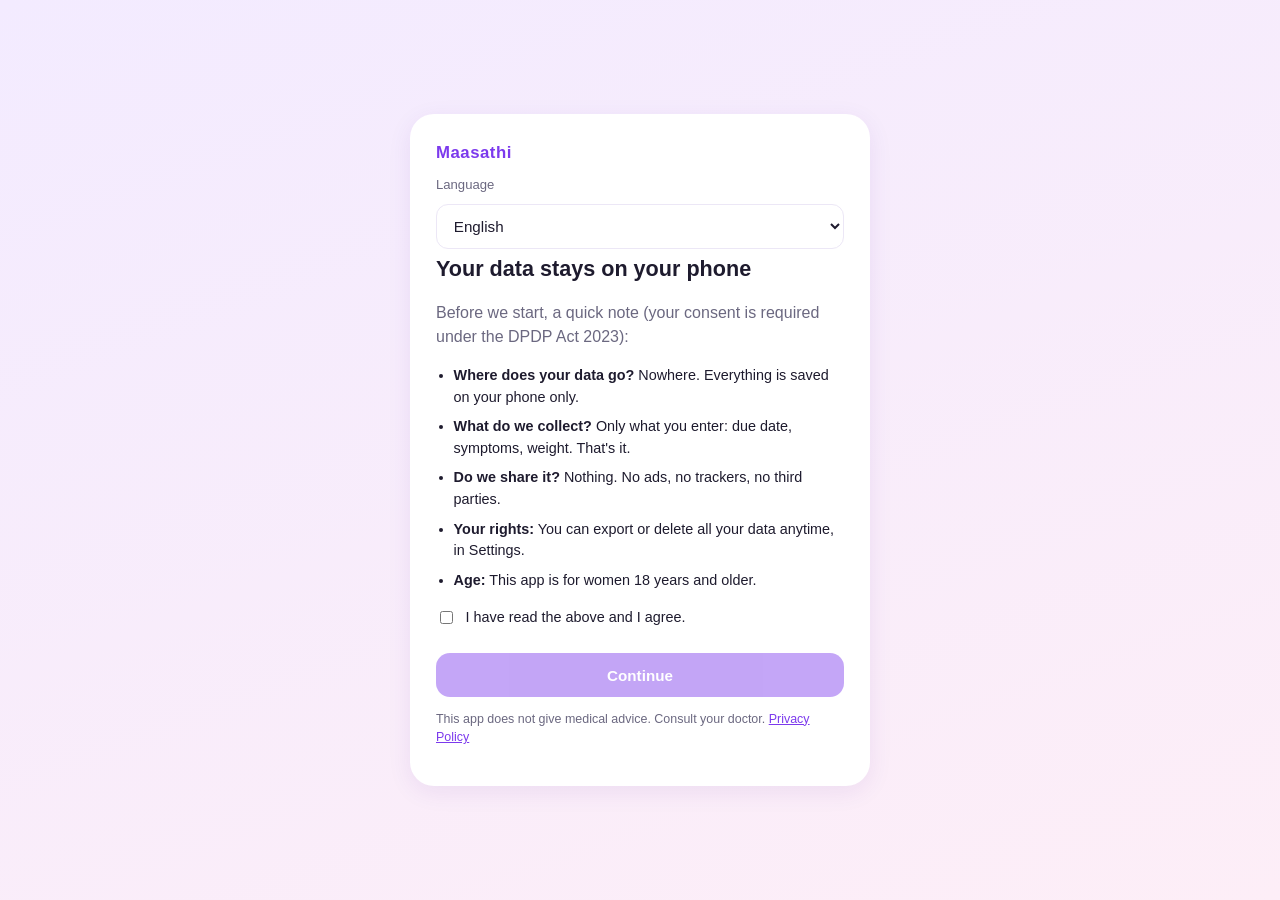
<file: index.html>
<!DOCTYPE html>
<html lang="en">
<head>
<meta charset="UTF-8" />
<meta name="viewport" content="width=device-width, initial-scale=1, viewport-fit=cover" />
<meta name="theme-color" content="#7c3aed" />
<title>Maasathi — Pregnancy Tracker</title>
<meta name="description" content="Privacy-first pregnancy tracker. Your data stays on your phone." />
<link rel="canonical" href="https://kaliadineshshitish-arch.github.io/maasathi/" />
<meta property="og:type" content="website" />
<meta property="og:site_name" content="Maasathi" />
<meta property="og:title" content="Maasathi — Pregnancy Tracker (12 Indian languages)" />
<meta property="og:description" content="Privacy-first pregnancy tracker. Hafte-dar-hafte tracking, dawai aur appointment reminders, doctor report (PDF). Bina signup, bina login — data aapke phone mein." />
<meta property="og:url" content="https://kaliadineshshitish-arch.github.io/maasathi/" />
<meta property="og:image" content="https://kaliadineshshitish-arch.github.io/maasathi/icons/icon-512.png" />
<meta property="og:locale" content="en_IN" />
<meta name="twitter:card" content="summary" />
<meta name="twitter:title" content="Maasathi — Pregnancy Tracker" />
<meta name="twitter:description" content="Privacy-first pregnancy tracker in 12 Indian languages. No login, no ads." />
<meta name="twitter:image" content="https://kaliadineshshitish-arch.github.io/maasathi/icons/icon-512.png" />
<script type="application/ld+json">
{"@context":"https://schema.org","@type":"SoftwareApplication","name":"Maasathi","applicationCategory":"HealthApplication","operatingSystem":"Android, iOS, Web","description":"Privacy-first pregnancy tracker in 12 Indian languages. Works offline, no login, no ads.","url":"https://kaliadineshshitish-arch.github.io/maasathi/","inLanguage":["en","hi","pa","ta","te","bn","mr","gu","kn","ml","or","ur"],"offers":{"@type":"Offer","price":"0","priceCurrency":"INR"}}
</script>
<!-- Security note: connect-src includes Cashfree + Cloudflare Workers.
     If your backend is on a different domain, add it here. -->
<meta http-equiv="Content-Security-Policy"
      content="default-src 'self'; script-src 'self' https://sdk.cashfree.com; style-src 'self' 'unsafe-inline'; img-src 'self' data:; font-src 'self'; connect-src 'self' https://sdk.cashfree.com https://api.cashfree.com https://sandbox.cashfree.com https://*.workers.dev; base-uri 'none'; form-action 'none'; frame-ancestors 'none'" />
<meta name="referrer" content="no-referrer" />
<link rel="manifest" href="manifest.webmanifest" />
<link rel="stylesheet" href="css/styles.css" />
</head>
<body>

<!-- ============================ CONSENT (DPDP) ============================ -->
<div id="consentScreen" class="overlay">
  <div class="consent-card">
    <div class="brand">Maasathi</div>
    <label class="field-label" data-i18n="set_language">Language</label>
    <select id="consentLang" class="input"></select>
    <h1 data-i18n="consent_title">Your data stays on your phone</h1>
    <p class="muted" data-i18n="consent_intro">Before we start...</p>
    <ul class="consent-list">
      <li><b data-i18n="consent_l1_b">Where does your data go?</b> <span data-i18n="consent_l1"></span></li>
      <li><b data-i18n="consent_l2_b">What do we collect?</b> <span data-i18n="consent_l2"></span></li>
      <li><b data-i18n="consent_l3_b">Do we share it?</b> <span data-i18n="consent_l3"></span></li>
      <li><b data-i18n="consent_l4_b">Your rights:</b> <span data-i18n="consent_l4"></span></li>
      <li><b data-i18n="consent_l5_b">Age:</b> <span data-i18n="consent_l5"></span></li>
    </ul>
    <label class="check-row">
      <input type="checkbox" id="consentCheck" />
      <span data-i18n="consent_check">I have read the above and I agree.</span>
    </label>
    <button id="consentBtn" class="btn btn-primary" disabled data-i18n="consent_btn">Continue</button>
    <p class="tiny muted"><span data-i18n="consent_disclaimer"></span>
      <a href="privacy.html" target="_blank" rel="noopener" data-i18n="privacy_policy">Privacy Policy</a></p>
  </div>
</div>

<!-- ============================ LOCK SCREEN ============================ -->
<div id="lockScreen" class="overlay hidden">
  <div class="consent-card">
    <div class="brand">Maasathi</div>
    <h1 data-i18n="lock_title">App lock</h1>
    <p class="muted" data-i18n="lock_hint">Enter your PIN.</p>
    <input type="password" id="unlockPin" inputmode="numeric" class="input" data-i18n-ph="lock_placeholder" />
    <button id="unlockBtn" class="btn btn-primary" data-i18n="lock_btn">Unlock</button>
    <p id="lockError" class="tiny error"></p>
    <p class="tiny muted" data-i18n="lock_forgot">Forgot PIN?</p>
  </div>
</div>

<!-- ============================ MAIN APP ============================ -->
<div id="app" class="app hidden">

  <header class="topbar">
    <div>
      <div class="topbar-title" id="topbarTitle">Maasathi</div>
      <div class="topbar-sub" id="topbarSub"></div>
    </div>
    <button id="lockNowBtn" class="icon-btn" title="Lock">&#128274;</button>
  </header>

  <main id="main">

    <!-- HOME -->
    <section id="view-home" class="view">
      <div class="hero-card">
        <div class="hero-week"><span id="homeWeek">—</span><small data-i18n="home_weeks">weeks</small></div>
        <div class="hero-right">
          <div class="hero-days"><b id="homeDaysLeft">—</b> <span data-i18n="home_days_left">days left</span></div>
          <div class="muted" id="homeTrimester"></div>
          <div class="muted"><span data-i18n="home_due">Due date</span>: <b id="homeDue">—</b></div>
        </div>
      </div>
      <div class="progress"><div id="homeProgress" class="progress-fill"></div></div>

      <div class="card">
        <div class="card-label"><span data-i18n="home_this_week">This week</span> (<span data-i18n="home_week">Week</span> <span id="homeWeekNum">—</span>)</div>
        <div class="size-badge" id="homeSize">—</div>
        <p id="homeNote" class="muted">—</p>
      </div>

      <div class="card">
        <div class="card-label" data-i18n="home_today_log">Today's log</div>
        <div class="quick-row">
          <button class="quick" data-quick="symptom" data-i18n="btn_add_symptom">Add symptom</button>
          <button class="quick" data-quick="weight" data-i18n="btn_add_weight">Add weight</button>
          <button class="quick" data-quick="mood" data-i18n="btn_add_mood">Add mood</button>
        </div>
      </div>

      <div class="card">
        <div class="card-label" data-i18n="home_tools">Tools</div>
        <div class="quick-row">
          <button class="quick" data-nav="tools" data-i18n="btn_kick_counter">Kick counter</button>
          <button class="quick" data-nav="tools" data-i18n="btn_contraction_timer">Contraction timer</button>
          <button class="quick" data-nav="records" data-i18n="btn_appointments">Appointments</button>
        </div>
      </div>
      <p class="tiny muted disclaimer" data-i18n="disclaimer_short"></p>
    </section>

    <!-- TRACK -->
    <section id="view-track" class="view hidden">
      <div class="card">
        <div class="card-label" data-i18n="track_symptom_title">Log a symptom</div>
        <div id="symptomChips" class="chips"></div>
        <textarea id="symptomNote" class="input" rows="2" data-i18n-ph="track_symptom_note_ph"></textarea>
        <button id="saveSymptomBtn" class="btn btn-primary" data-i18n="track_save_symptom">Save</button>
      </div>

      <div class="card">
        <div class="card-label" data-i18n="track_weight_title">Weight in kg</div>
        <input id="weightInput" class="input" type="number" inputmode="decimal" data-i18n-ph="track_weight_ph" />
        <button id="saveWeightBtn" class="btn btn-primary" data-i18n="track_save_weight">Save weight</button>
        <canvas id="weightChart" width="600" height="220" class="chart"></canvas>
      </div>

      <div class="card">
        <div class="card-label" data-i18n="track_bp_title">Blood pressure</div>
        <div class="two-col">
          <input id="bpSys" class="input" type="number" data-i18n-ph="bp_systolic" />
          <input id="bpDia" class="input" type="number" data-i18n-ph="bp_diastolic" />
        </div>
        <button id="saveBpBtn" class="btn btn-primary" data-i18n="track_save_bp">Save BP</button>
      </div>

      <div class="card">
        <div class="card-label" data-i18n="track_log_title">Your log</div>
        <div id="logList" class="log-list"></div>
      </div>
    </section>

    <!-- TOOLS -->
    <section id="view-tools" class="view hidden">
      <div class="card">
        <div class="card-label" data-i18n="tools_kick_title">Kick counter</div>
        <div class="counter-display" id="kickCount">0</div>
        <p class="tiny muted" id="kickTimer"></p>
        <div class="quick-row">
          <button id="kickAddBtn" class="quick" data-i18n="kick_add">Add one kick</button>
          <button id="kickStartBtn" class="quick" data-i18n="kick_session_start">Start session</button>
          <button id="kickResetBtn" class="quick" data-i18n="kick_reset">Reset</button>
        </div>
        <p class="tiny muted" data-i18n="kick_note"></p>
      </div>

      <div class="card">
        <div class="card-label" data-i18n="tools_contraction_title">Contraction timer</div>
        <div class="counter-display" id="contractionStatus"></div>
        <p class="tiny muted" id="contractionInfo"></p>
        <div class="quick-row">
          <button id="contractionBtn" class="quick" data-i18n="contraction_btn">Start or stop</button>
          <button id="contractionResetBtn" class="quick" data-i18n="kick_reset">Reset</button>
        </div>
        <div id="contractionList" class="log-list"></div>
      </div>

      <div class="card">
        <div class="card-label" data-i18n="tools_edd_title">Due date calculator</div>
        <input id="eddLmp" class="input" type="date" />
        <p class="tiny muted" data-i18n="edd_lmp_hint"></p>
        <button id="eddCalcBtn" class="btn btn-primary" data-i18n="edd_btn">Calculate</button>
        <p id="eddResult" class="result-text"></p>
      </div>
    </section>

    <!-- RECORDS -->
    <section id="view-records" class="view hidden">
      <div class="card">
        <div class="card-label" data-i18n="records_appt_title">Appointments</div>
        <input id="apptTitle" class="input" data-i18n-ph="appt_ph" />
        <input id="apptDate" class="input" type="datetime-local" />
        <label class="check-row"><input type="checkbox" id="apptRemind" checked /><span data-i18n="appt_remind">Remind me at this time</span></label>
        <button id="saveApptBtn" class="btn btn-primary" data-i18n="appt_save">Add appointment</button>
        <div id="apptList" class="log-list"></div>
      </div>

      <div class="card">
        <div class="card-label" data-i18n="reminder_title">Reminders</div>
        <p class="tiny" id="notifStatus"></p>
        <button id="notifBtn" class="quick" data-i18n="notif_enable">Turn on reminders</button>
        <div class="field-label" data-i18n="medicine_title">Medicine reminder</div>
        <input id="remName" class="input" data-i18n-ph="med_name" />
        <input id="remDose" class="input" data-i18n-ph="med_dose" />
        <input id="remTime" class="input" type="time" />
        <button id="addRemBtn" class="btn btn-primary" data-i18n="add_medicine">Add medicine reminder</button>
        <div id="reminderList" class="log-list"></div>
      </div>

      <div class="card">
        <div class="card-label" data-i18n="log_title">Reminder history</div>
        <div id="reminderLog" class="log-list"></div>
      </div>

      <div class="card">
        <div class="card-label" data-i18n="records_checklist_title">Hospital bag checklist</div>
        <div id="checklistArea"></div>
      </div>

      <div class="card">
        <div class="card-label" data-i18n="records_notes_title">Notes</div>
        <textarea id="notesArea" class="input" rows="4" data-i18n-ph="notes_ph"></textarea>
        <button id="saveNotesBtn" class="btn btn-primary" data-i18n="notes_save">Save notes</button>
      </div>

      <div class="card">
        <div class="card-label" data-i18n="report_title">Doctor report</div>
        <button id="reportBtn" class="btn btn-primary" data-i18n="report_btn">Download doctor report as PDF</button>
        <p id="reportMsg" class="tiny"></p>
        <p class="tiny muted" data-i18n="report_print_hint"></p>
      </div>
    </section>

    <!-- PREMIUM (Cashfree) -->
    <section id="view-premium" class="view hidden">
      <div class="card premium-hero">
        <div class="brand">Maasathi</div>
        <h1 id="premiumTitle" data-i18n="premium_title">Maasathi Premium</h1>
        <p class="muted" data-i18n="premium_sub"></p>
      </div>
      <div class="card hidden" id="premiumSoon">
        <div class="card-label" data-i18n="premium_soon">Premium is coming soon</div>
        <p class="tiny muted" data-i18n="premium_soon_note"></p>
      </div>
      <div class="card">
        <ul class="benefit-list">
          <li data-i18n="premium_benefit_1"></li>
          <li data-i18n="premium_benefit_2"></li>
          <li data-i18n="premium_benefit_3"></li>
          <li data-i18n="premium_benefit_4"></li>
        </ul>
      </div>
      <div class="card" id="premiumPayCard">
        <div id="premiumStatus" class="premium-status"></div>
        <div class="plan-toggle">
          <label class="plan-opt"><input type="radio" name="plan" value="monthly" checked /><span data-i18n="premium_plan_monthly">Monthly</span> <b id="priceMonthly"></b></label>
          <label class="plan-opt"><input type="radio" name="plan" value="yearly" /><span data-i18n="premium_plan_yearly">Yearly</span> <b id="priceYearly"></b></label>
        </div>
        <button id="buyBtn" class="btn btn-primary" data-i18n="premium_buy">Pay with Cashfree</button>
        <button id="restoreBtn" class="btn btn-outline" data-i18n="restore">Restore purchase</button>
        <p id="premiumMsg" class="tiny"></p>
        <p class="tiny muted" data-i18n="premium_restore_hint"></p>
        <p class="tiny muted" data-i18n="premium_note"></p>
      </div>
      <div class="card" id="premiumRestoreCard">
        <div class="card-label" data-i18n="premium_restore_code">Restore code from another device</div>
        <input id="restoreCodeInput" class="input" placeholder="xxxx-xxxx-xxxx" />
        <button id="restoreCodeBtn" class="btn btn-outline" data-i18n="restore">Restore</button>
      </div>
    </section>

    <!-- SETTINGS -->
    <section id="view-settings" class="view hidden">
      <div class="card">
        <div class="card-label" data-i18n="set_profile_title">Your profile</div>
        <label class="field-label" data-i18n="set_name">Name, optional</label>
        <input id="setName" class="input" data-i18n-ph="set_name_ph" />
        <label class="field-label" data-i18n="set_due">Due date</label>
        <input id="setDue" class="input" type="date" />
        <p class="tiny muted" data-i18n="due_hint"></p>
        <label class="field-label" data-i18n="set_pin">App lock PIN, optional</label>
        <input id="setPin" class="input" type="password" inputmode="numeric" data-i18n-ph="set_pin_ph" />
        <label class="field-label" data-i18n="set_language">Language</label>
        <select id="setLang" class="input"></select>
        <button id="saveProfileBtn" class="btn btn-primary" data-i18n="set_save">Save</button>
      </div>

      <div class="card">
        <div class="card-label" data-i18n="set_restore_code">Your restore code</div>
        <div class="code-box"><code id="restoreCode">—</code><button id="copyCodeBtn" class="quick" data-i18n="copy">Copy</button></div>
        <p class="tiny muted" data-i18n="set_restore_hint"></p>
      </div>

      <div class="card">
        <div class="card-label" data-i18n="set_data_title">Your data</div>
        <p class="tiny muted" data-i18n="set_data_note"></p>
        <button id="exportBtn" class="btn btn-outline" data-i18n="set_export">Download my data</button>
        <button id="deleteBtn" class="btn btn-danger" data-i18n="set_delete">Delete all data</button>
      </div>

      <div class="card">
        <div class="card-label" data-i18n="set_help_title">Help and information</div>
        <p class="tiny"><span data-i18n="set_privacy">Privacy Policy</span>: <a href="privacy.html" target="_blank" rel="noopener">read</a></p>
        <p class="tiny"><span data-i18n="terms_link">Terms of Use</span>: <a href="terms.html" target="_blank" rel="noopener">read</a></p>
        <p class="tiny"><span data-i18n="set_grievance">Grievance Officer</span>: <a id="grievanceLink" href="#">—</a></p>
        <p class="tiny muted" data-i18n="set_medical_note"></p>
      </div>
    </section>

  </main>

  <nav class="bottom-nav">
    <button data-nav="home" class="nav-btn active"><span>&#127968;</span><em data-i18n="nav_home">Home</em></button>
    <button data-nav="track" class="nav-btn"><span>&#128203;</span><em data-i18n="nav_track">Track</em></button>
    <button data-nav="tools" class="nav-btn"><span>&#9201;</span><em data-i18n="nav_tools">Tools</em></button>
    <button data-nav="records" class="nav-btn"><span>&#128218;</span><em data-i18n="nav_records">Records</em></button>
    <button data-nav="premium" class="nav-btn"><span>&#11088;</span><em data-i18n="nav_premium">Premium</em></button>
    <button data-nav="settings" class="nav-btn"><span>&#9881;</span><em data-i18n="nav_settings">Settings</em></button>
  </nav>
</div>

<!-- modal -->
<div id="modal" class="overlay hidden">
  <div class="consent-card">
    <h1 id="modalTitle"></h1>
    <div id="modalBody"></div>
    <button id="modalClose" class="btn btn-outline" data-i18n="modal_close">Close</button>
  </div>
</div>

<!-- alarm (reminder acknowledgement) -->
<div id="alarmScreen" class="overlay hidden">
  <div class="consent-card alarm-card">
    <div class="brand" id="alarmBrand">—</div>
    <h1 id="alarmTitle">—</h1>
    <p class="muted" id="alarmDose"></p>
    <p class="tiny muted" id="alarmTime"></p>
    <button id="alarmTakenBtn" class="btn btn-primary" data-i18n="alarm_taken">Taken</button>
    <button id="alarmSnoozeBtn" class="btn btn-outline" data-i18n="alarm_snooze">Snooze</button>
    <button id="alarmSkipBtn" class="btn btn-outline" data-i18n="alarm_skip">Skip</button>
  </div>
</div>

<div id="printArea" class="print-only"></div>

<script src="js/i18n/en.js"></script>
<script src="js/i18n.js"></script>
<script src="js/content.js"></script>
<script src="js/config.js"></script>
<script src="js/app.js"></script>
</body>
</html>
</file>
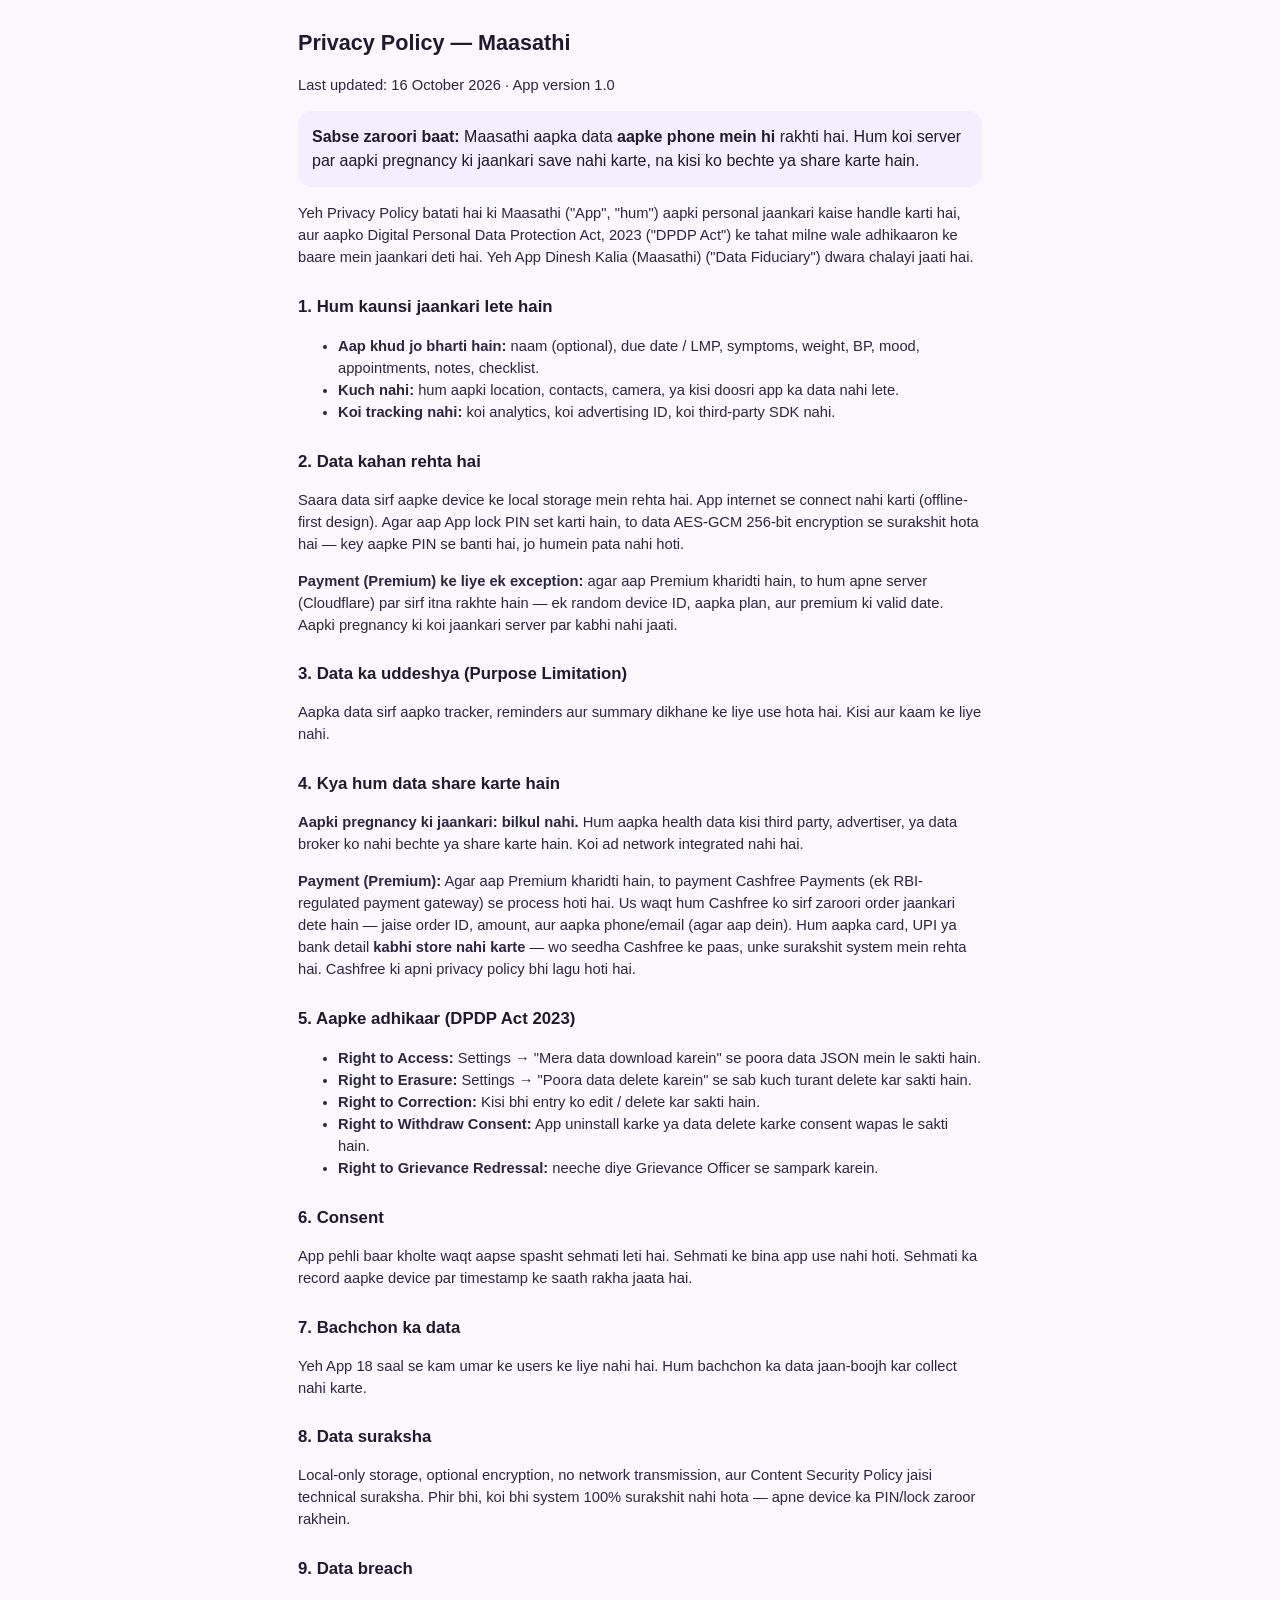
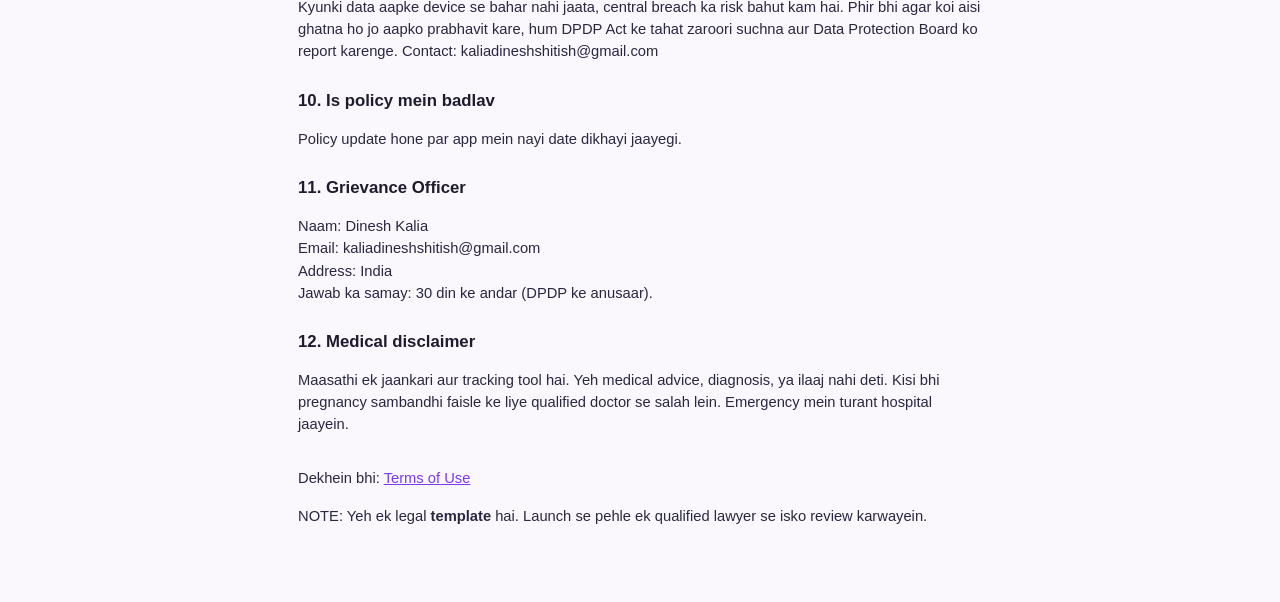
<file: privacy.html>
<!DOCTYPE html>
<html lang="en">
<head>
<meta charset="UTF-8" />
<meta name="viewport" content="width=device-width, initial-scale=1" />
<title>Privacy Policy — Maasathi</title>
<meta http-equiv="Content-Security-Policy" content="default-src 'self'; style-src 'self' 'unsafe-inline'; img-src 'self' data:" />
<link rel="stylesheet" href="css/styles.css" />
<style>
  .doc{max-width:720px;margin:0 auto;padding:24px 18px 60px}
  .doc h2{margin-top:1.6rem;font-size:1.05rem}
  .doc p,.doc li{font-size:.92rem;color:#2a2740}
  .doc .box{background:#f4efff;border-radius:14px;padding:14px;margin:14px 0}
</style>
</head>
<body>
<div class="doc">
  <h1>Privacy Policy — Maasathi</h1>
  <p class="muted tiny">Last updated: 16 October 2026 · App version 1.0</p>

  <div class="box">
    <b>Sabse zaroori baat:</b> Maasathi aapka data <b>aapke phone mein hi</b> rakhti hai.
    Hum koi server par aapki pregnancy ki jaankari save nahi karte, na kisi ko bechte ya share karte hain.
  </div>

  <p>Yeh Privacy Policy batati hai ki Maasathi ("App", "hum") aapki personal jaankari kaise handle karti hai,
  aur aapko Digital Personal Data Protection Act, 2023 ("DPDP Act") ke tahat milne wale adhikaaron ke baare mein
  jaankari deti hai. Yeh App Dinesh Kalia (Maasathi) ("Data Fiduciary") dwara
  chalayi jaati hai.</p>

  <h2>1. Hum kaunsi jaankari lete hain</h2>
  <ul>
    <li><b>Aap khud jo bharti hain:</b> naam (optional), due date / LMP, symptoms, weight, BP, mood,
        appointments, notes, checklist.</li>
    <li><b>Kuch nahi:</b> hum aapki location, contacts, camera, ya kisi doosri app ka data nahi lete.</li>
    <li><b>Koi tracking nahi:</b> koi analytics, koi advertising ID, koi third-party SDK nahi.</li>
  </ul>

  <h2>2. Data kahan rehta hai</h2>
  <p>Saara data sirf aapke device ke local storage mein rehta hai. App internet se connect nahi karti
  (offline-first design). Agar aap App lock PIN set karti hain, to data AES-GCM 256-bit encryption se
  surakshit hota hai — key aapke PIN se banti hai, jo humein pata nahi hoti.</p>
  <p><b>Payment (Premium) ke liye ek exception:</b> agar aap Premium kharidti hain, to hum apne server
  (Cloudflare) par sirf itna rakhte hain — ek random device ID, aapka plan, aur premium ki valid date.
  Aapki pregnancy ki koi jaankari server par kabhi nahi jaati.</p>

  <h2>3. Data ka uddeshya (Purpose Limitation)</h2>
  <p>Aapka data sirf aapko tracker, reminders aur summary dikhane ke liye use hota hai. Kisi aur kaam ke liye nahi.</p>

  <h2>4. Kya hum data share karte hain</h2>
  <p><b>Aapki pregnancy ki jaankari: bilkul nahi.</b> Hum aapka health data kisi third party, advertiser,
  ya data broker ko nahi bechte ya share karte hain. Koi ad network integrated nahi hai.</p>
  <p><b>Payment (Premium):</b> Agar aap Premium kharidti hain, to payment Cashfree Payments
  (ek RBI-regulated payment gateway) se process hoti hai. Us waqt hum Cashfree ko sirf
  zaroori order jaankari dete hain — jaise order ID, amount, aur aapka phone/email (agar aap dein).
  Hum aapka card, UPI ya bank detail <b>kabhi store nahi karte</b> — wo seedha Cashfree ke paas,
  unke surakshit system mein rehta hai. Cashfree ki apni privacy policy bhi lagu hoti hai.</p>

  <h2>5. Aapke adhikaar (DPDP Act 2023)</h2>
  <ul>
    <li><b>Right to Access:</b> Settings → "Mera data download karein" se poora data JSON mein le sakti hain.</li>
    <li><b>Right to Erasure:</b> Settings → "Poora data delete karein" se sab kuch turant delete kar sakti hain.</li>
    <li><b>Right to Correction:</b> Kisi bhi entry ko edit / delete kar sakti hain.</li>
    <li><b>Right to Withdraw Consent:</b> App uninstall karke ya data delete karke consent wapas le sakti hain.</li>
    <li><b>Right to Grievance Redressal:</b> neeche diye Grievance Officer se sampark karein.</li>
  </ul>

  <h2>6. Consent</h2>
  <p>App pehli baar kholte waqt aapse spasht sehmati leti hai. Sehmati ke bina app use nahi hoti.
  Sehmati ka record aapke device par timestamp ke saath rakha jaata hai.</p>

  <h2>7. Bachchon ka data</h2>
  <p>Yeh App 18 saal se kam umar ke users ke liye nahi hai. Hum bachchon ka data jaan-boojh kar collect nahi karte.</p>

  <h2>8. Data suraksha</h2>
  <p>Local-only storage, optional encryption, no network transmission, aur Content Security Policy jaisi
  technical suraksha. Phir bhi, koi bhi system 100% surakshit nahi hota — apne device ka PIN/lock zaroor rakhein.</p>

  <h2>9. Data breach</h2>
  <p>Kyunki data aapke device se bahar nahi jaata, central breach ka risk bahut kam hai. Phir bhi agar koi
  aisi ghatna ho jo aapko prabhavit kare, hum DPDP Act ke tahat zaroori suchna aur Data Protection Board ko
  report karenge. Contact: kaliadineshshitish@gmail.com</p>

  <h2>10. Is policy mein badlav</h2>
  <p>Policy update hone par app mein nayi date dikhayi jaayegi.</p>

  <h2>11. Grievance Officer</h2>
  <p>
    Naam: Dinesh Kalia<br>
    Email: kaliadineshshitish@gmail.com<br>
    Address: India<br>
    Jawab ka samay: 30 din ke andar (DPDP ke anusaar).
  </p>

  <h2>12. Medical disclaimer</h2>
  <p>Maasathi ek jaankari aur tracking tool hai. Yeh medical advice, diagnosis, ya ilaaj nahi deti.
  Kisi bhi pregnancy sambandhi faisle ke liye qualified doctor se salah lein. Emergency mein turant
  hospital jaayein.</p>

  <p class="tiny" style="margin-top:2rem">Dekhein bhi: <a href="terms.html">Terms of Use</a></p>

  <p class="tiny muted" style="margin-top:1rem">
    NOTE: Yeh ek legal <b>template</b> hai. Launch se pehle ek qualified lawyer se isko review karwayein.
  </p>
</div>
</body>
</html>
</file>
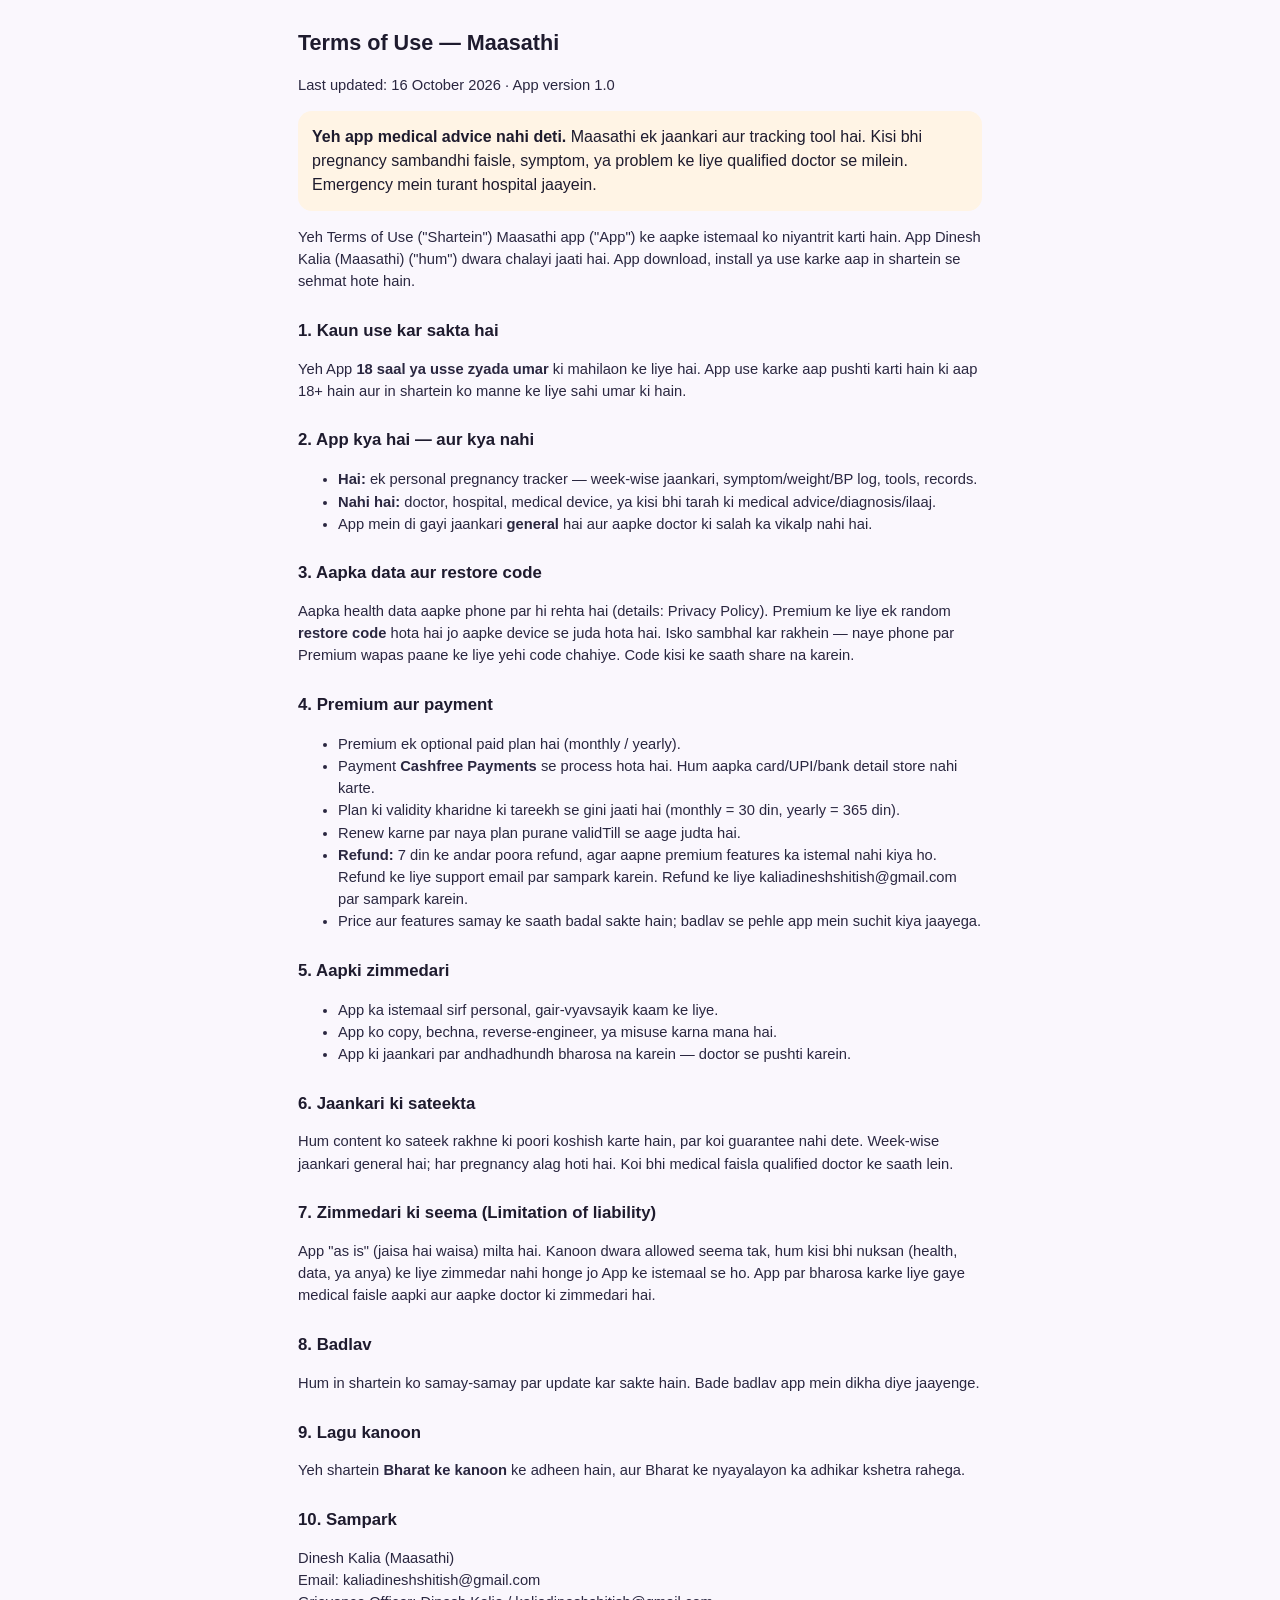
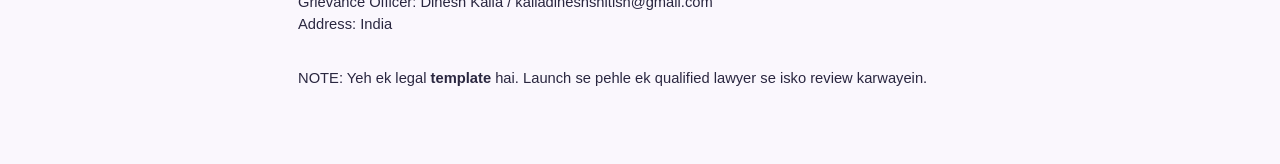
<file: terms.html>
<!DOCTYPE html>
<html lang="en">
<head>
<meta charset="UTF-8" />
<meta name="viewport" content="width=device-width, initial-scale=1" />
<title>Terms of Use — Maasathi</title>
<meta http-equiv="Content-Security-Policy" content="default-src 'self'; style-src 'self' 'unsafe-inline'; img-src 'self' data:" />
<link rel="stylesheet" href="css/styles.css" />
<style>
  .doc{max-width:720px;margin:0 auto;padding:24px 18px 60px}
  .doc h2{margin-top:1.6rem;font-size:1.05rem}
  .doc p,.doc li{font-size:.92rem;color:#2a2740}
  .doc .box{background:#f4efff;border-radius:14px;padding:14px;margin:14px 0}
  .doc .warn{background:#fff4e5;border-radius:14px;padding:14px;margin:14px 0}
</style>
</head>
<body>
<div class="doc">
  <h1>Terms of Use — Maasathi</h1>
  <p class="muted tiny">Last updated: 16 October 2026 · App version 1.0</p>

  <div class="warn">
    <b>Yeh app medical advice nahi deti.</b> Maasathi ek jaankari aur tracking tool hai.
    Kisi bhi pregnancy sambandhi faisle, symptom, ya problem ke liye qualified doctor se milein.
    Emergency mein turant hospital jaayein.
  </div>

  <p>Yeh Terms of Use ("Shartein") Maasathi app ("App") ke aapke istemaal ko niyantrit karti hain.
  App Dinesh Kalia (Maasathi) ("hum") dwara chalayi jaati hai.
  App download, install ya use karke aap in shartein se sehmat hote hain.</p>

  <h2>1. Kaun use kar sakta hai</h2>
  <p>Yeh App <b>18 saal ya usse zyada umar</b> ki mahilaon ke liye hai. App use karke aap pushti karti hain
  ki aap 18+ hain aur in shartein ko manne ke liye sahi umar ki hain.</p>

  <h2>2. App kya hai — aur kya nahi</h2>
  <ul>
    <li><b>Hai:</b> ek personal pregnancy tracker — week-wise jaankari, symptom/weight/BP log, tools, records.</li>
    <li><b>Nahi hai:</b> doctor, hospital, medical device, ya kisi bhi tarah ki medical advice/diagnosis/ilaaj.</li>
    <li>App mein di gayi jaankari <b>general</b> hai aur aapke doctor ki salah ka vikalp nahi hai.</li>
  </ul>

  <h2>3. Aapka data aur restore code</h2>
  <p>Aapka health data aapke phone par hi rehta hai (details: Privacy Policy). Premium ke liye ek random
  <b>restore code</b> hota hai jo aapke device se juda hota hai. Isko sambhal kar rakhein — naye phone par
  Premium wapas paane ke liye yehi code chahiye. Code kisi ke saath share na karein.</p>

  <h2>4. Premium aur payment</h2>
  <ul>
    <li>Premium ek optional paid plan hai (monthly / yearly).</li>
    <li>Payment <b>Cashfree Payments</b> se process hota hai. Hum aapka card/UPI/bank detail store nahi karte.</li>
    <li>Plan ki validity kharidne ki tareekh se gini jaati hai (monthly = 30 din, yearly = 365 din).</li>
    <li>Renew karne par naya plan purane validTill se aage judta hai.</li>
    <li><b>Refund:</b> 7 din ke andar poora refund, agar aapne premium features ka istemal nahi kiya ho. Refund ke liye support email par sampark karein.
        Refund ke liye kaliadineshshitish@gmail.com par sampark karein.</li>
    <li>Price aur features samay ke saath badal sakte hain; badlav se pehle app mein suchit kiya jaayega.</li>
  </ul>

  <h2>5. Aapki zimmedari</h2>
  <ul>
    <li>App ka istemaal sirf personal, gair-vyavsayik kaam ke liye.</li>
    <li>App ko copy, bechna, reverse-engineer, ya misuse karna mana hai.</li>
    <li>App ki jaankari par andhadhundh bharosa na karein — doctor se pushti karein.</li>
  </ul>

  <h2>6. Jaankari ki sateekta</h2>
  <p>Hum content ko sateek rakhne ki poori koshish karte hain, par koi guarantee nahi dete.
  Week-wise jaankari general hai; har pregnancy alag hoti hai. Koi bhi medical faisla
  qualified doctor ke saath lein.</p>

  <h2>7. Zimmedari ki seema (Limitation of liability)</h2>
  <p>App "as is" (jaisa hai waisa) milta hai. Kanoon dwara allowed seema tak, hum kisi bhi nuksan
  (health, data, ya anya) ke liye zimmedar nahi honge jo App ke istemaal se ho. App par bharosa
  karke liye gaye medical faisle aapki aur aapke doctor ki zimmedari hai.</p>

  <h2>8. Badlav</h2>
  <p>Hum in shartein ko samay-samay par update kar sakte hain. Bade badlav app mein dikha diye jaayenge.</p>

  <h2>9. Lagu kanoon</h2>
  <p>Yeh shartein <b>Bharat ke kanoon</b> ke adheen hain, aur Bharat ke nyayalayon ka adhikar kshetra rahega.</p>

  <h2>10. Sampark</h2>
  <p>
    Dinesh Kalia (Maasathi)<br>
    Email: kaliadineshshitish@gmail.com<br>
    Grievance Officer: Dinesh Kalia / kaliadineshshitish@gmail.com<br>
    Address: India
  </p>

  <p class="tiny muted" style="margin-top:2rem">
    NOTE: Yeh ek legal <b>template</b> hai. Launch se pehle ek qualified lawyer se isko review karwayein.
  </p>
</div>
</body>
</html>
</file>
<file: css/styles.css>
/* Maasathi — privacy-first pregnancy tracker. Self-contained CSS. */
:root{
  --bg:#faf7fd; --card:#ffffff; --ink:#1e1b2e; --muted:#6b6880;
  --primary:#7c3aed; --primary-ink:#ffffff; --accent:#ec4899;
  --line:#ece7f6; --danger:#dc2626; --ok:#16a34a;
  --radius:18px; --shadow:0 6px 24px rgba(76,29,149,.08);
}
*{box-sizing:border-box}
html,body{margin:0;padding:0}
body{
  font-family:-apple-system,BlinkMacSystemFont,"Segoe UI",Roboto,"Noto Sans",sans-serif;
  background:var(--bg); color:var(--ink); line-height:1.5;
  -webkit-font-smoothing:antialiased;
}
h1{font-size:1.35rem;margin:.2rem 0 .6rem}
a{color:var(--primary)}
.hidden{display:none !important}
.muted{color:var(--muted)}
.tiny{font-size:.78rem}
.error{color:var(--danger)}
.result-text{font-weight:600;margin-top:.6rem}

/* ---------- overlay / consent ---------- */
.overlay{
  position:fixed;inset:0;z-index:50;display:flex;align-items:center;justify-content:center;
  padding:18px;background:linear-gradient(160deg,#f3ebff,#fdeef7);
  overflow-y:auto;
}
.consent-card{
  background:var(--card);max-width:460px;width:100%;border-radius:24px;
  padding:26px;box-shadow:var(--shadow);
}
.brand{font-weight:800;color:var(--primary);letter-spacing:.5px;font-size:1.05rem;margin-bottom:.4rem}
.consent-list{margin:.6rem 0;padding-left:1.1rem}
.consent-list li{margin:.5rem 0;font-size:.9rem}
.check-row{display:flex;gap:.6rem;align-items:flex-start;margin:1rem 0;font-size:.9rem}
.check-row input{margin-top:.25rem}
.field-label{display:block;font-size:.82rem;color:var(--muted);margin:.6rem 0 .2rem}

/* ---------- buttons ---------- */
.btn{
  border:0;border-radius:14px;padding:.85rem 1rem;font-size:.95rem;font-weight:600;
  width:100%;cursor:pointer;margin-top:.5rem;
}
.btn-primary{background:var(--primary);color:var(--primary-ink)}
.btn-primary:disabled{opacity:.45;cursor:not-allowed}
.btn-outline{background:#fff;border:1.5px solid var(--line);color:var(--ink)}
.btn-danger{background:#fff;border:1.5px solid var(--danger);color:var(--danger)}

.input{
  width:100%;border:1.5px solid var(--line);border-radius:12px;padding:.75rem .8rem;
  font-size:.95rem;margin-top:.4rem;background:#fff;color:var(--ink);font-family:inherit;
}
.two-col{display:grid;grid-template-columns:1fr 1fr;gap:.6rem}

/* ---------- app shell ---------- */
.app{max-width:560px;margin:0 auto;min-height:100vh;display:flex;flex-direction:column}
.topbar{
  display:flex;justify-content:space-between;align-items:center;
  padding:16px 18px 10px;position:sticky;top:0;background:var(--bg);z-index:5;
}
.topbar-title{font-weight:700}
.topbar-sub{font-size:.8rem;color:var(--muted)}
.icon-btn{background:#fff;border:1.5px solid var(--line);border-radius:12px;padding:.5rem .7rem;cursor:pointer;font-size:1rem}
main{padding:4px 16px 90px;flex:1}
.view{display:block}

/* ---------- cards ---------- */
.card{background:var(--card);border-radius:var(--radius);padding:16px;margin-bottom:14px;box-shadow:var(--shadow)}
.card-label{font-size:.78rem;text-transform:uppercase;letter-spacing:.6px;color:var(--muted);font-weight:700;margin-bottom:.6rem}
.hero-card{
  background:linear-gradient(135deg,var(--primary),var(--accent));color:#fff;
  border-radius:var(--radius);padding:18px;display:flex;justify-content:space-between;
  align-items:center;box-shadow:var(--shadow);
}
.hero-week{font-size:2.6rem;font-weight:800;line-height:1}
.hero-week small{display:block;font-size:.8rem;font-weight:500;opacity:.9}
.hero-right{text-align:right;font-size:.88rem}
.hero-days b{font-size:1.3rem}
.progress{height:9px;background:#e9e1f7;border-radius:99px;margin:12px 2px 16px;overflow:hidden}
.progress-fill{height:100%;width:0;background:linear-gradient(90deg,var(--primary),var(--accent));border-radius:99px;transition:width .5s}
.size-badge{font-size:1.15rem;font-weight:700;color:var(--primary);margin-bottom:.3rem}

/* ---------- quick buttons / chips ---------- */
.quick-row{display:flex;flex-wrap:wrap;gap:.5rem}
.quick{
  background:#f4efff;border:1.5px solid var(--line);border-radius:12px;
  padding:.6rem .8rem;font-size:.86rem;font-weight:600;cursor:pointer;color:var(--ink);
}
.chips{display:flex;flex-wrap:wrap;gap:.45rem;margin-bottom:.6rem}
.chip{
  background:#fff;border:1.5px solid var(--line);border-radius:99px;
  padding:.42rem .7rem;font-size:.82rem;cursor:pointer;user-select:none;
}
.chip.on{background:var(--primary);color:#fff;border-color:var(--primary)}

/* ---------- logs ---------- */
.log-list{margin-top:.6rem}
.log-item{
  display:flex;justify-content:space-between;gap:.6rem;padding:.6rem .1rem;
  border-bottom:1px solid var(--line);font-size:.88rem;
}
.log-item:last-child{border-bottom:0}
.log-item .del{color:var(--danger);cursor:pointer;font-size:.78rem;background:none;border:0}
.counter-display{font-size:2.4rem;font-weight:800;text-align:center;color:var(--primary)}
.chart{width:100%;height:auto;margin-top:.8rem;border-radius:12px;background:#fbf9ff}

/* ---------- bottom nav ---------- */
.bottom-nav{
  position:fixed;bottom:0;left:0;right:0;max-width:560px;margin:0 auto;
  display:grid;grid-template-columns:repeat(6,1fr);background:#fff;
  border-top:1px solid var(--line);padding:6px 4px calc(6px + env(safe-area-inset-bottom));
  z-index:10;
}
.nav-btn{
  background:none;border:0;display:flex;flex-direction:column;align-items:center;gap:2px;
  font-size:.68rem;color:var(--muted);padding:.35rem 0;cursor:pointer;
}
.nav-btn span{font-size:1.15rem}
.nav-btn em{font-style:normal}
.bottom-nav.no-premium{grid-template-columns:repeat(5,1fr)}
.nav-btn.active{color:var(--primary);font-weight:700}
.disclaimer{margin:0 4px 10px}

/* ---------- premium ---------- */
.premium-hero{background:linear-gradient(135deg,#7c3aed,#ec4899);color:#fff}
.premium-hero .brand{color:#fff;opacity:.9}
.premium-hero h1{color:#fff;margin:.1rem 0}
.premium-hero .muted{color:rgba(255,255,255,.9)}
.benefit-list{list-style:none;padding:0;margin:0}
.benefit-list li{padding:.5rem 0 .5rem 1.6rem;position:relative;font-size:.92rem;border-bottom:1px solid var(--line)}
.benefit-list li:last-child{border-bottom:0}
.benefit-list li::before{content:'\2713';position:absolute;left:0;color:var(--primary);font-weight:800}
.plan-toggle{display:flex;gap:.6rem;margin-bottom:.4rem}
.plan-opt{flex:1;display:flex;align-items:center;gap:.45rem;border:1.5px solid var(--line);border-radius:14px;padding:.7rem;font-size:.9rem;cursor:pointer}
.plan-opt:has(input:checked){border-color:var(--primary);background:#f7f2ff}
.plan-opt input{accent-color:var(--primary)}
.premium-status{margin-bottom:.8rem;font-size:.95rem}

/* restore code */
.code-box{display:flex;gap:.6rem;align-items:center;background:#f7f2ff;border:1.5px dashed var(--line);border-radius:12px;padding:.6rem .8rem;margin:.2rem 0 .6rem}
.code-box code{font-size:.95rem;word-break:break-all;flex:1;font-family:ui-monospace,Menlo,Consolas,monospace}

/* reminders */
.status{font-size:.72rem;font-weight:700;padding:.15rem .55rem;border-radius:99px;white-space:nowrap}
.status-taken{background:#dcfce7;color:#166534}
.status-skipped{background:#fef3c7;color:#92400e}
.status-missed{background:#fee2e2;color:#991b1b}
.status-pending{background:#e0e7ff;color:#3730a3}
.alarm-card{text-align:center;border:2px solid var(--primary)}
.alarm-card h1{font-size:1.5rem}

/* doctor report: on screen hidden, on print only the report shows */
.print-only{display:none}
@media print{
  body{background:#fff}
  #app,.bottom-nav,.topbar,.overlay{display:none !important}
  #printArea{display:block !important}
  #printArea h1{font-size:1.3rem;margin:0 0 .3rem}
  #printArea h2{font-size:1rem;margin:1rem 0 .3rem;border-bottom:1px solid #ddd;padding-bottom:2px}
  #printArea table{width:100%;border-collapse:collapse;font-size:.85rem}
  #printArea th,#printArea td{text-align:left;padding:4px 6px;border-bottom:1px solid #eee}
  #printArea .who{margin:0 0 .5rem}
  #printArea .disc{font-size:.75rem;color:#555;margin-top:1rem}
}
[dir="rtl"] .benefit-list li{padding:.5rem 1.6rem .5rem 0}
[dir="rtl"] .benefit-list li::before{left:auto;right:0}
</file>
